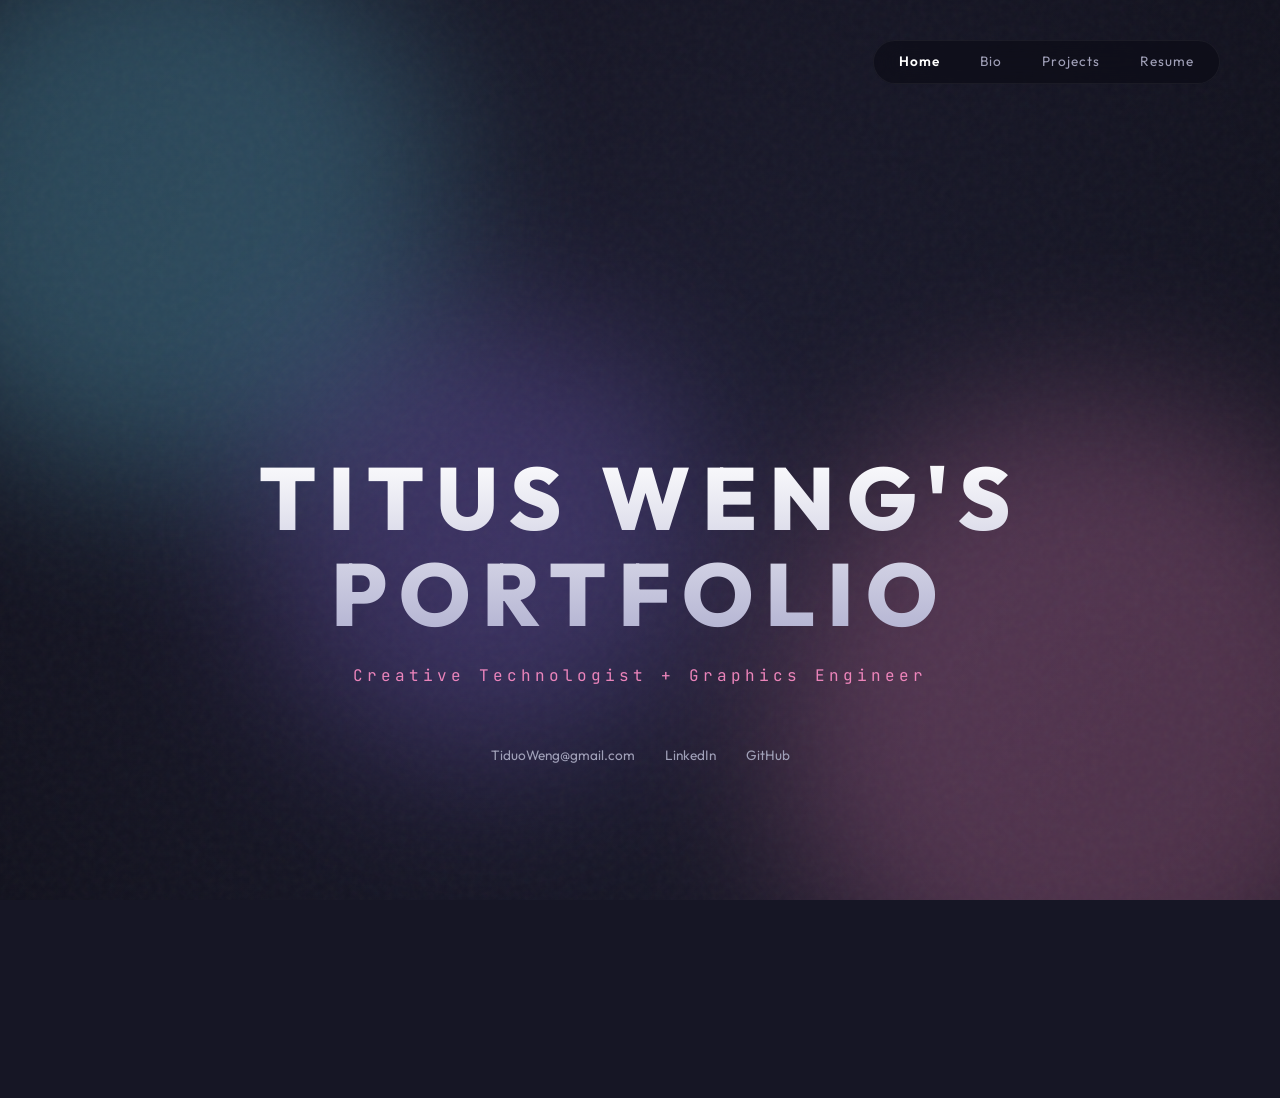
<file: index.html>
<!DOCTYPE html>
<html lang="en">
<head>
    <meta charset="utf-8" />
    <meta name="viewport" content="width=device-width, initial-scale=1, maximum-scale=1, user-scalable=no" />
    <title>Titus Weng | Portfolio</title>
    <link rel="stylesheet" href="styles.css" />
    <link rel="preconnect" href="https://fonts.googleapis.com">
    <link rel="preconnect" href="https://fonts.gstatic.com" crossorigin>
    <link href="https://fonts.googleapis.com/css2?family=Outfit:wght@200;400;600;800&family=JetBrains+Mono&display=swap" rel="stylesheet">
</head>
<body>

    <div class="mesh-container">
        <div class="blob blob-1"></div>
        <div class="blob blob-2"></div>
        <div class="blob blob-3"></div>
        <div class="noise-overlay"></div>
    </div>

    <nav class="top-nav">
        <div class="nav-links">
            <a href="/" class="nav-item active">Home</a>
            <a href="/bio" class="nav-item">Bio</a>
            <a href="/projects" class="nav-item">Projects</a>
            <a href="/resume" class="nav-item">Resume</a>
        </div>
    </nav>

    <main class="main-content">
        <section class="tab-content active">
            <div class="hero-center">
                <h1 class="main-name">TITUS WENG'S PORTFOLIO</h1>
                <p class="subtitle">Creative Technologist + Graphics Engineer</p>
                <div class="contact-links">
                    <a href="mailto:TiduoWeng@gmail.com">TiduoWeng@gmail.com</a>
                    <a href="https://linkedin.com/in/titus-weng" target="_blank">LinkedIn</a>
                    <a href="https://github.com/Skywalker174" target="_blank">GitHub</a>
                </div>
            </div>
        </section>
    </main>

</body>
</html>
</file>
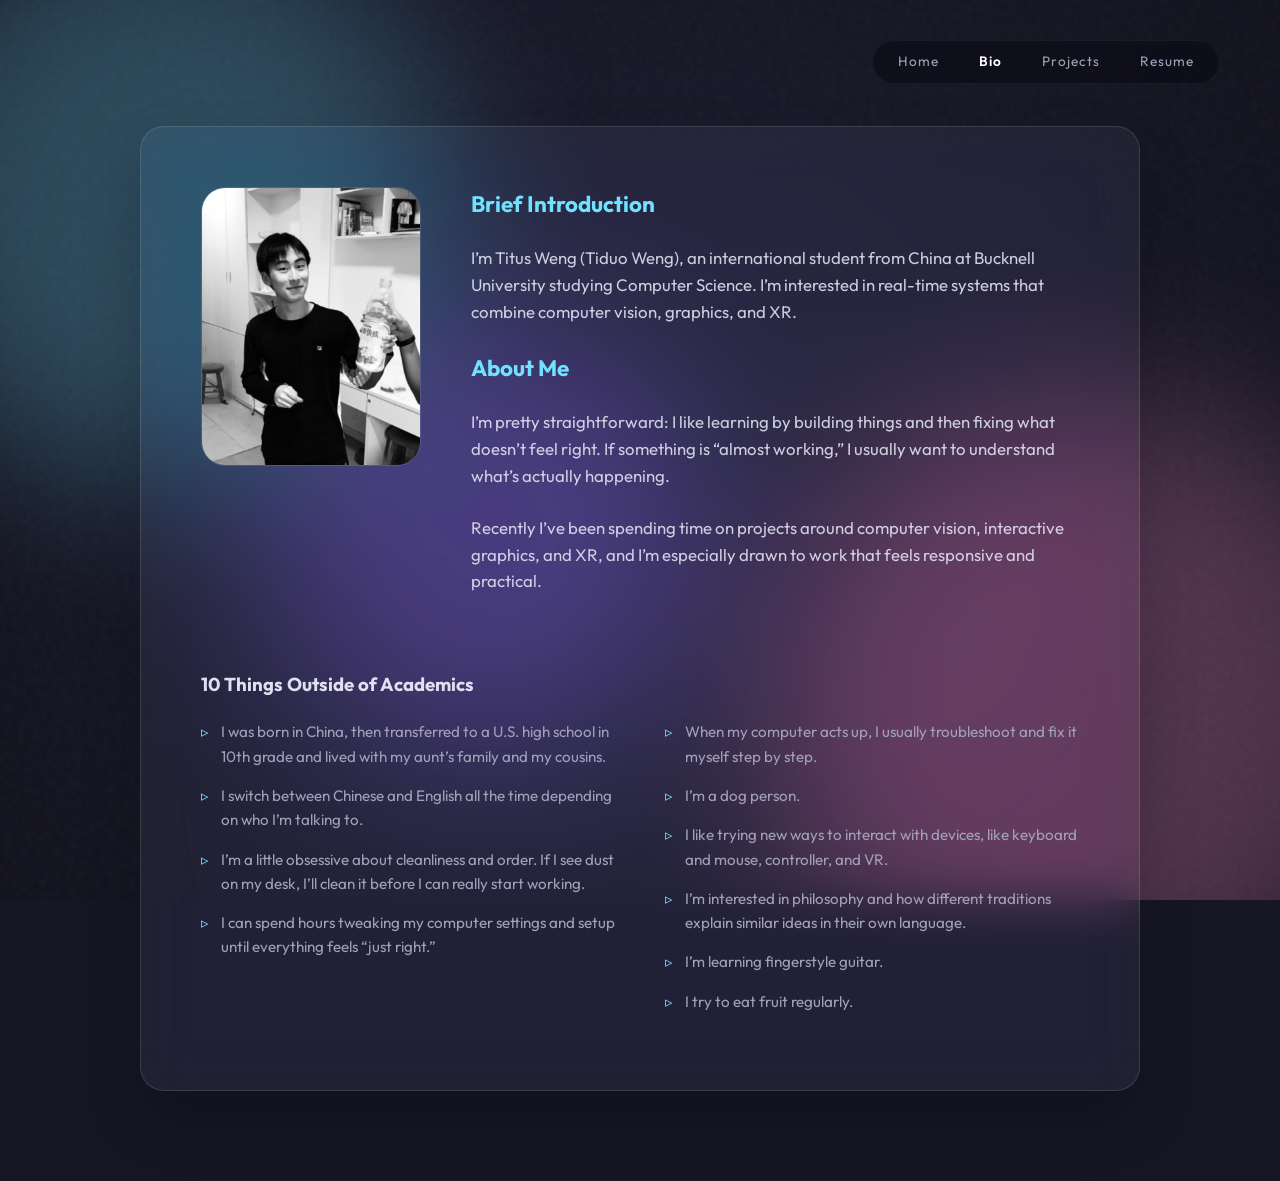
<file: bio/index.html>
<!DOCTYPE html>
<html lang="en">
<head>
    <meta charset="utf-8" />
    <meta name="viewport" content="width=device-width, initial-scale=1, maximum-scale=1, user-scalable=no" />
    <title>Bio | Titus Weng</title>
    <link rel="stylesheet" href="../styles.css" />
    <link rel="preconnect" href="https://fonts.googleapis.com">
    <link rel="preconnect" href="https://fonts.gstatic.com" crossorigin>
    <link href="https://fonts.googleapis.com/css2?family=Outfit:wght@200;400;600;800&family=JetBrains+Mono&display=swap" rel="stylesheet">
</head>
<body>

    <div class="mesh-container">
        <div class="blob blob-1"></div>
        <div class="blob blob-2"></div>
        <div class="blob blob-3"></div>
        <div class="noise-overlay"></div>
    </div>

    <nav class="top-nav">
        <div class="nav-links">
            <a href="../" class="nav-item">Home</a>
            <a href="../bio" class="nav-item active">Bio</a>
            <a href="../projects" class="nav-item">Projects</a>
            <a href="../resume" class="nav-item">Resume</a>
        </div>
    </nav>

    <main class="main-content">
        <section class="tab-content active" style="padding-top: 14vh; max-width: 1000px; margin: 0 auto;">
            <div class="section-inner glass-card">
                
                <div class="bio-layout">
                    <div class="bio-image-col">
                        <img src="../me.png" alt="Titus Weng" class="profile-pic">
                    </div>
                    <div class="bio-text-col">
                        <h3>Brief Introduction</h3>
                        <p>I’m Titus Weng (Tiduo Weng), an international student from China at Bucknell University studying Computer Science. I’m interested in real-time systems that combine computer vision, graphics, and XR.</p>
                        
                        <h3>About Me</h3>
                        <p>I’m pretty straightforward: I like learning by building things and then fixing what doesn’t feel right. If something is “almost working,” I usually want to understand what’s actually happening.</p>
                        <p>Recently I’ve been spending time on projects around computer vision, interactive graphics, and XR, and I’m especially drawn to work that feels responsive and practical.</p>
                    </div>
                </div>

                <div class="ten-things-section" style="margin-top: 40px;">
                    <h3 style="margin-bottom: 20px;">10 Things Outside of Academics</h3>
                    <ul class="fact-list">
                        <li>I was born in China, then transferred to a U.S. high school in 10th grade and lived with my aunt’s family and my cousins.</li>
                        <li>I switch between Chinese and English all the time depending on who I’m talking to.</li>
                        <li>I’m a little obsessive about cleanliness and order. If I see dust on my desk, I’ll clean it before I can really start working.</li>
                        <li>I can spend hours tweaking my computer settings and setup until everything feels “just right.”</li>
                        <li>When my computer acts up, I usually troubleshoot and fix it myself step by step.</li>
                        <li>I’m a dog person.</li>
                        <li>I like trying new ways to interact with devices, like keyboard and mouse, controller, and VR.</li>
                        <li>I’m interested in philosophy and how different traditions explain similar ideas in their own language.</li>
                        <li>I’m learning fingerstyle guitar.</li>
                        <li>I try to eat fruit regularly.</li>
                    </ul>
                </div>
                
            </div>
        </section>
    </main>

</body>
</html>
</file>
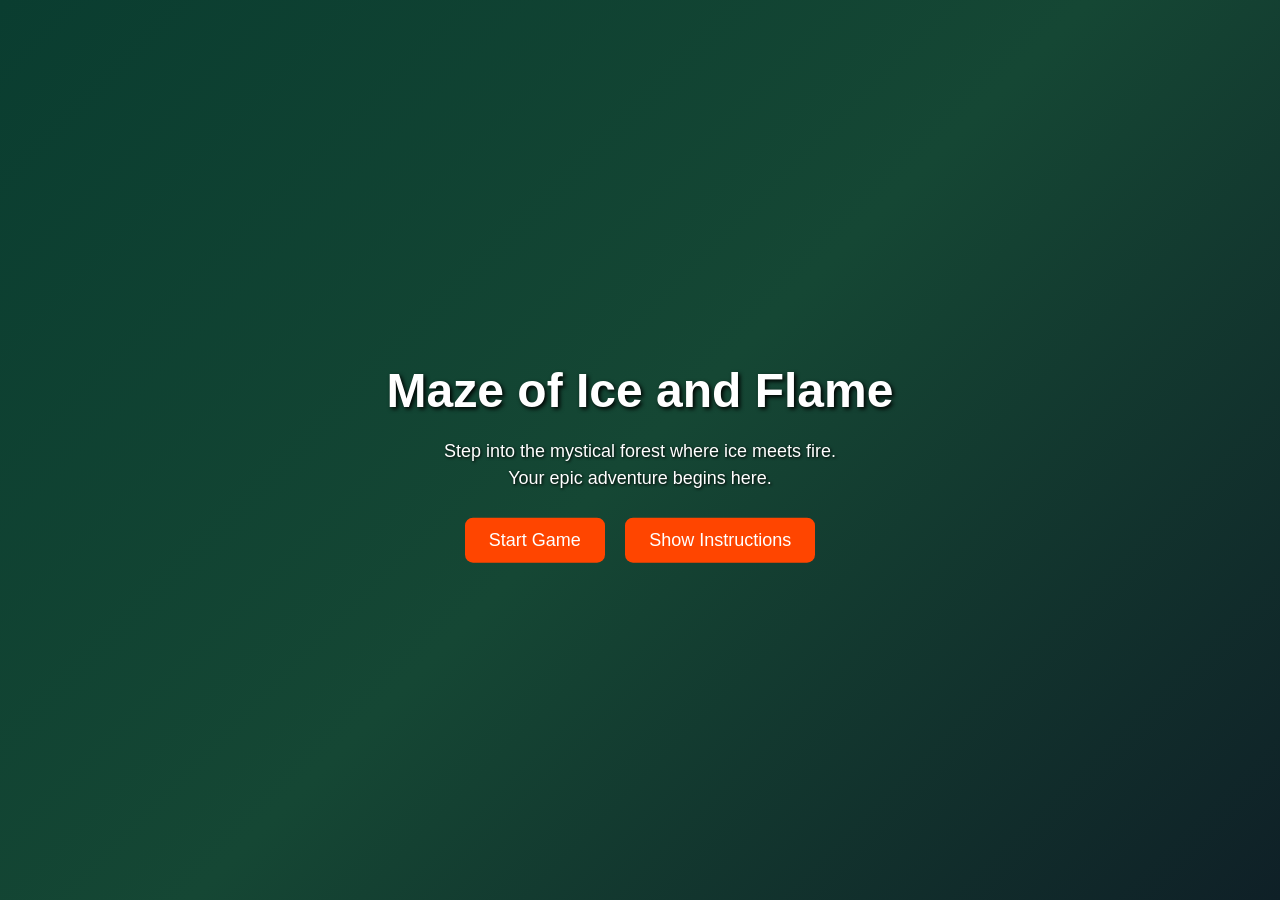
<file: FinalProject/index.html>
<!DOCTYPE html>
<html lang="en">
  <head>
    <title>Forest of Ice and Flame - Adventure Quest</title>
    <meta charset="UTF-8" />
    <meta name="viewport" content="width=device-width, initial-scale=1.0, maximum-scale=1.0, user-scalable=no" />
    <style>
      * {
        box-sizing: border-box;
      }

      body {
        margin: 0;
        padding: 0;
        font-family: Arial, sans-serif;
        background: linear-gradient(135deg, #0A3D30, #154734, #0F2027);
        overflow: hidden;
        display: flex;
        flex-direction: column;
        justify-content: center;
        align-items: center;
        width: 100vw;
        height: 100vh;
      }

      #renderCanvas {
        position: absolute;
        top: 0;
        left: 0;
        width: 100%;
        height: 100%;
        z-index: -1;
      }

      .menu-content {
        position: absolute;
        top: 50%;
        left: 50%;
        transform: translate(-50%, -50%); 
        z-index: 1;
        text-align: center;
        color: #FFF;
        padding: 20px;
        width: 90%;
        max-width: 600px;
        max-height: 90vh;
        overflow-y: auto;
      }

      h1 {
        font-size: 8vw;
        max-font-size: 48px;
        text-shadow: 2px 2px 4px #000;
        margin-bottom: 15px;
        line-height: 1.2;
      }

      p {
        font-size: 4.5vw;
        max-font-size: 18px;
        text-shadow: 1px 1px 3px #000;
        line-height: 1.5;
      }

      @media (min-width: 769px) {
        h1 { font-size: 48px; }
        p { font-size: 18px; }
      }

      button {
        font-size: 18px;
        padding: 12px 24px;
        margin: 8px;
        border: none;
        cursor: pointer;
        background-color: #FF4500;
        color: white;
        border-radius: 8px;
        transition: 0.3s;
        touch-action: manipulation;
      }

      button:hover {
        background-color: #E03E00;
      }

      #instructionOverlay {
        display: none;
        position: fixed;
        top: 50%;
        left: 50%;
        transform: translate(-50%, -50%);
        background: rgba(0, 0, 0, 0.9);
        color: #FFF;
        padding: 25px;
        border-radius: 12px;
        width: 85%;
        max-width: 500px;
        max-height: 80vh;
        overflow-y: auto;
        font-size: 16px;
        text-align: left;
        border: 1px solid rgba(255, 255, 255, 0.1);
        z-index: 10;
      }

      #instructionOverlay h2 {
        margin-top: 0;
        font-size: 22px;
        color: #FF4500;
      }

      #instructionOverlay ul {
        padding-left: 20px;
        margin-bottom: 20px;
      }

      #instructionOverlay li {
        margin-bottom: 10px;
        line-height: 1.4;
      }

      /* On-screen Mobile Virtual Controller Styles */
      .mobile-controls {
        display: none;
        position: fixed;
        bottom: 25px;
        left: 0;
        width: 100%;
        padding: 0 30px;
        justify-content: space-between;
        align-items: center;
        z-index: 5;
        pointer-events: none;
      }

      .dpad-group, .action-group {
        display: flex;
        gap: 12px;
        pointer-events: auto;
      }

      .ctrl-btn {
        width: 60px;
        height: 60px;
        background: rgba(255, 255, 255, 0.15);
        backdrop-filter: blur(5px);
        -webkit-backdrop-filter: blur(5px);
        border: 2px solid rgba(255, 255, 255, 0.3);
        border-radius: 50%;
        color: white;
        font-size: 24px;
        font-weight: bold;
        display: flex;
        align-items: center;
        justify-content: center;
        user-select: none;
        -webkit-user-select: none;
        touch-action: none;
        margin: 0;
        padding: 0;
      }

      .ctrl-btn:active {
        background: rgba(255, 69, 0, 0.6);
        border-color: #FF4500;
        transform: scale(0.92);
      }

      /* Activate the custom layout system for mobile viewports */
      @media (max-pointer: coarse) {
        .mobile-controls {
          display: flex;
        }
      }
    </style>
  </head>
  <body>
    <canvas id="renderCanvas"></canvas>
    
    <div class="menu-content" id="mainMenu">
      <h1>Maze of Ice and Flame</h1>
      <p>
        Step into the mystical forest where ice meets fire.<br>
        Your epic adventure begins here.
      </p>
      <button id="startGameButton">Start Game</button>
      <button id="toggleInstructionsButton">Show Instructions</button>
      
      <div id="instructionOverlay">
        <h2>Game Instructions</h2>
        <p>
          Welcome to Maze of Ice and Flame – a 2D adventure where only the right moves ensure your survival and victory.
        </p>
        <ul>
          <li><strong>Movement:</strong> Use <em>A/D</em> (or Left/Right Arrow keys / On-Screen D-Pad) to move horizontally.</li>
          <li><strong>Jumping:</strong> Press the <em>W</em> key, <em>Up Arrow</em>, or the On-Screen jump button to leap.</li>
          <li><strong>Dangerous Regions:</strong> Each hero has its own dangerous region. Stepping into the hazard zone of the wrong character results in death.</li>
          <li><strong>Switches:</strong> Some mechanisms must be triggered by a specific hero elemental type to progress.</li>
          <li><strong>Star Collection:</strong> Accumulate stars hidden throughout the maze structures to boost your ranking score.</li>
        </ul>
        <button id="closeInstructionsButton" style="width: 100%; margin: 0;">Close</button>
      </div>      
    </div>

    <div class="mobile-controls" id="touchUI" style="display: none;">
      <div class="dpad-group">
        <div class="ctrl-btn" id="btn-left">←</div>
        <div class="ctrl-btn" id="btn-right">→</div>
      </div>
      <div class="action-group">
        <div class="ctrl-btn" id="btn-up">↑</div>
      </div>
    </div>

    <script type="module" src="/FinalProject/Final Project/menu.js"></script>
    <script>
      // Setup structural toggle control interface for Instructions Overlays
      const menu = document.getElementById('mainMenu');
      const startBtn = document.getElementById('startGameButton');
      const touchUI = document.getElementById('touchUI');

      startBtn.addEventListener('click', () => {
        menu.style.display = 'none';
        // Display touch inputs on mobile form factors following menu exit
        if (window.matchMedia("(pointer: coarse)").matches) {
          touchUI.style.display = 'flex';
        }
      });

      // Simple implementation hook to trace dynamic virtual input values
      const keys = { w: false, a: false, d: false };
      
      function bindTouchElement(elementId, targetKey) {
        const element = document.getElementById(elementId);
        if(!element) return;
        
        const setKey = (state) => {
          keys[targetKey] = state;
          // Global dispatch hook matching keyboard events for backend scripts
          const eventType = state ? 'keydown' : 'keyup';
          const keyCode = targetKey === 'w' ? 'KeyW' : targetKey === 'a' ? 'KeyA' : 'KeyD';
          window.dispatchEvent(new KeyboardEvent(eventType, { code: keyCode, key: targetKey }));
        };

        element.addEventListener('touchstart', (e) => { e.preventDefault(); setKey(true); });
        element.addEventListener('touchend', (e) => { e.preventDefault(); setKey(false); });
      }

      bindTouchElement('btn-left', 'a');
      bindTouchElement('btn-right', 'd');
      bindTouchElement('btn-up', 'w');
    </script>
  </body>
</html>
</file>
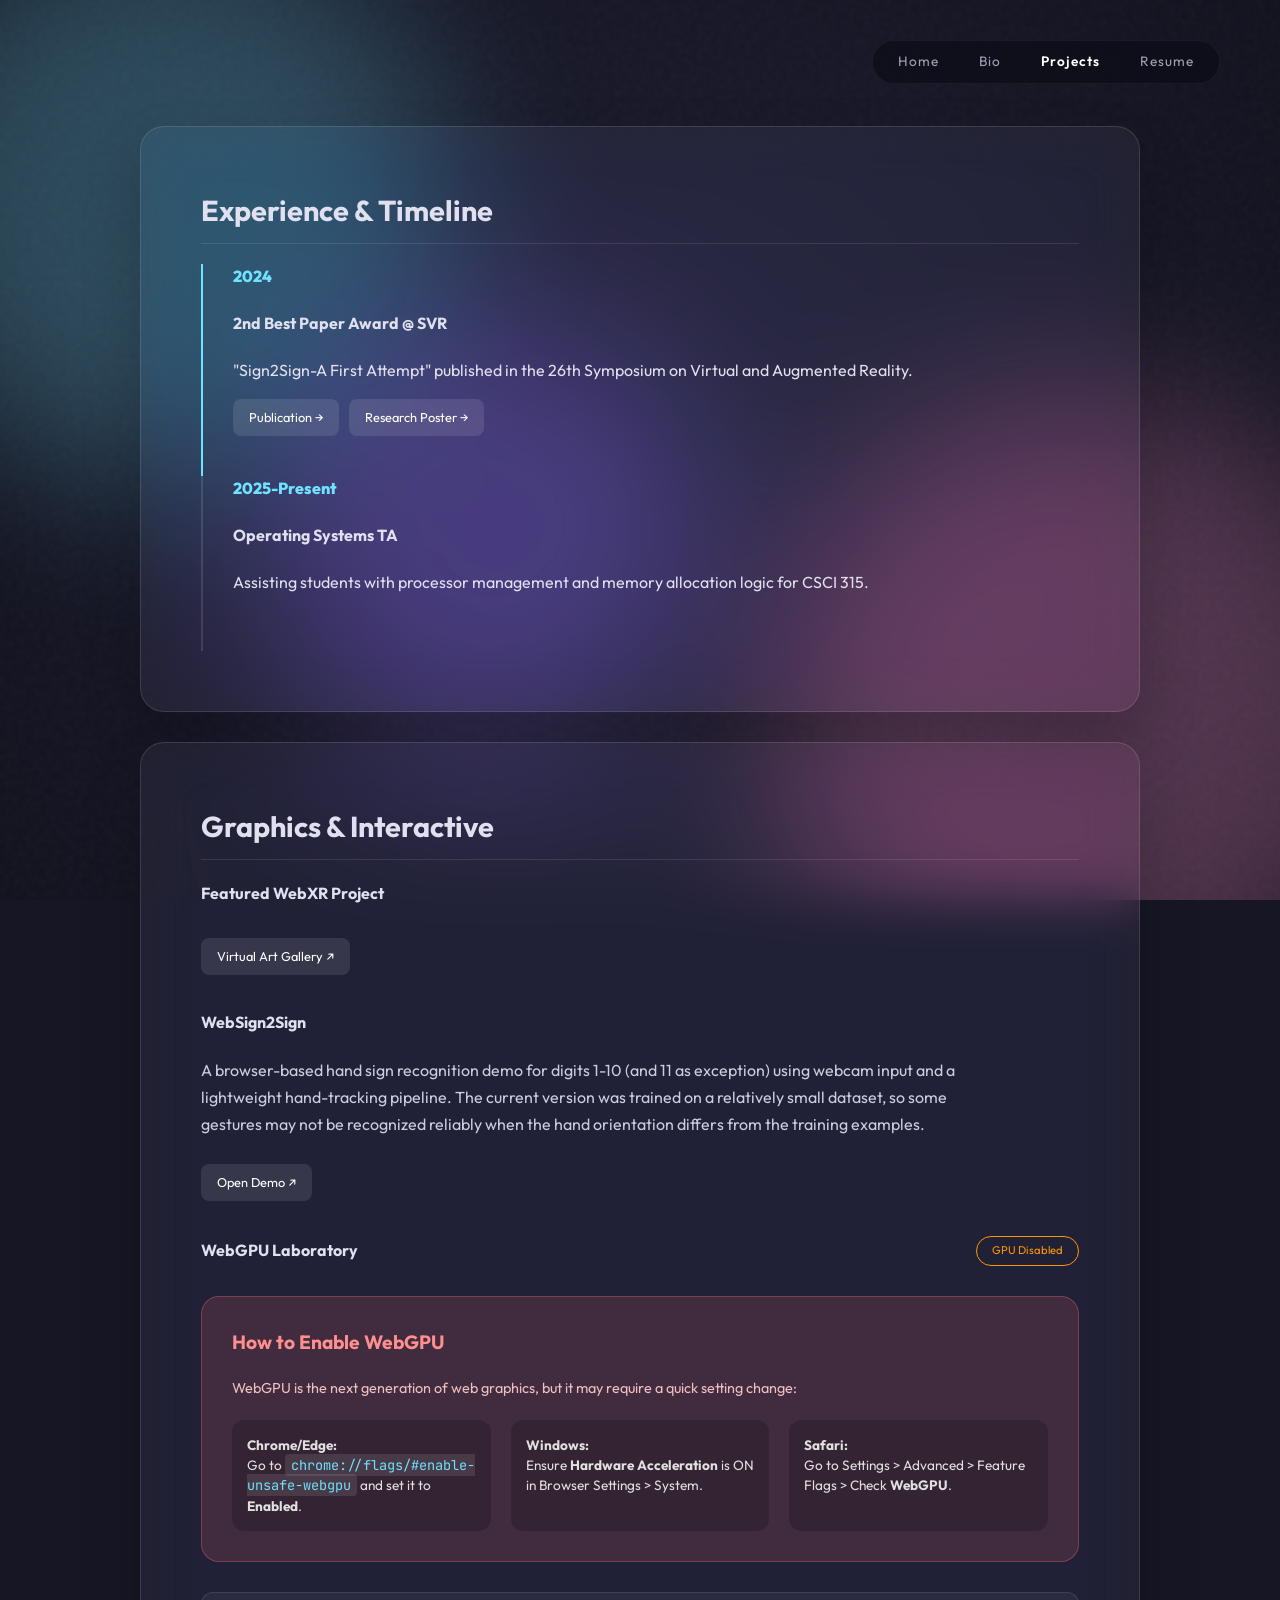
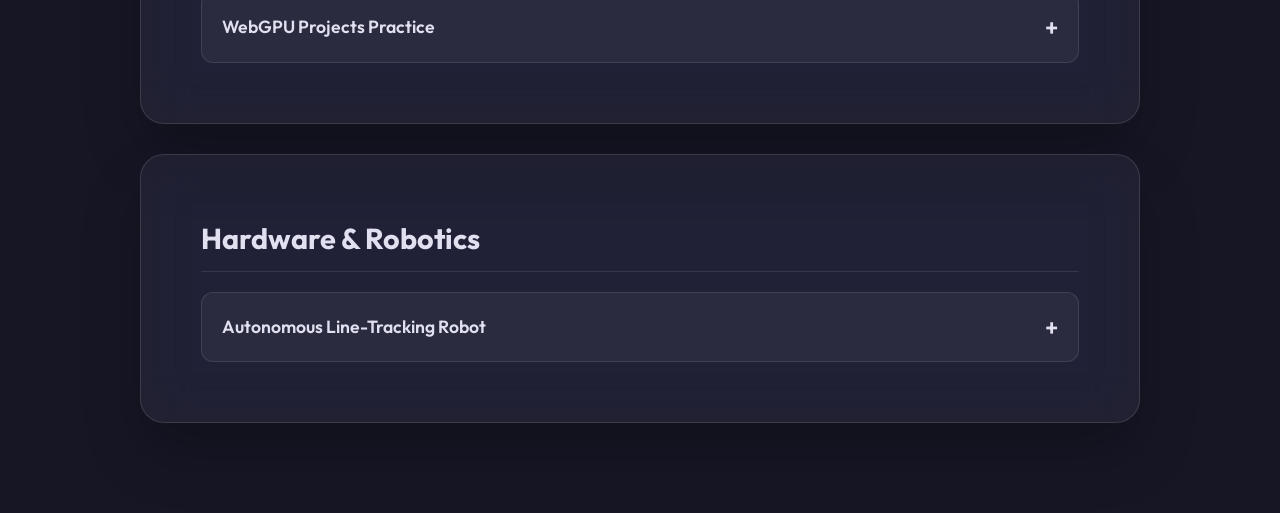
<file: projects/index.html>
<!DOCTYPE html>
<html lang="en">
<head>
    <meta charset="utf-8" />
    <meta name="viewport" content="width=device-width, initial-scale=1, maximum-scale=1, user-scalable=no" />
    <title>Projects | Titus Weng</title>
    <link rel="stylesheet" href="../styles.css" />
    <link rel="preconnect" href="https://fonts.googleapis.com">
    <link rel="preconnect" href="https://fonts.gstatic.com" crossorigin>
    <link href="https://fonts.googleapis.com/css2?family=Outfit:wght@200;400;600;800&family=JetBrains+Mono&display=swap" rel="stylesheet">

    <style>
        /* Mobile-first Project Page Specific Adjustments */
        .video-container {
            width: 100%;
            border-radius: 12px;
            overflow: hidden;
            margin-top: 15px;
            background: #000;
        }

        .video-container video {
            width: 100%;
            display: block;
        }

        .collapse-box {
            background: rgba(255, 255, 255, 0.05);
            border-radius: 12px;
            padding: 15px 20px;
            margin-top: 20px;
            border: 1px solid rgba(255, 255, 255, 0.1);
        }

        .collapse-box summary {
            font-size: 1.1rem;
            font-weight: 600;
            cursor: pointer;
            list-style: none;
            display: flex;
            justify-content: space-between;
            align-items: center;
        }

        .collapse-box summary::-webkit-details-marker {
            display: none;
        }

        .collapse-box summary::after {
            content: '+';
            font-size: 1.5rem;
            transition: transform 0.3s ease;
        }

        .collapse-box[open] summary::after {
            content: '-';
        }

        .section-title {
            margin-top: 0;
            margin-bottom: 20px;
            font-size: 1.8rem;
            border-bottom: 1px solid rgba(255,255,255,0.1);
            padding-bottom: 10px;
        }

        .project-description {
            max-width: 800px;
            line-height: 1.7;
            opacity: 0.9;
            margin-top: 12px;
        }

        .project-block {
            margin-bottom: 35px;
        }

        /* Fixed structural flex container for the WebGPU tracking panel */
        .project-header {
            display: flex;
            flex-direction: column;
            gap: 10px;
            align-items: flex-start;
            margin-top: 25px;
            margin-bottom: 15px;
        }

        @media (min-width: 480px) {
            .project-header {
                flex-direction: row;
                justify-content: space-between;
                align-items: center;
            }
        }

        /* Additional status pill colors matching our design layout system */
        .status-pill.warning {
            color: #ff9800;
            border-color: #ff9800;
        }
    </style>
</head>

<body>

    <div class="mesh-container">
        <div class="blob blob-1"></div>
        <div class="blob blob-2"></div>
        <div class="blob blob-3"></div>
        <div class="noise-overlay"></div>
    </div>

    <nav class="top-nav">
        <div class="nav-links">
            <a href="../" class="nav-item">Home</a>
            <a href="../bio" class="nav-item">Bio</a>
            <a href="../projects" class="nav-item active">Projects</a>
            <a href="../resume" class="nav-item">Resume</a>
        </div>
    </nav>

    <main class="main-content">
        <section class="tab-content active" style="padding-top: 14vh; max-width: 1000px; margin: 0 auto;">

            <div class="section-inner glass-card" style="margin-bottom: 30px;">
                <h2 class="section-title">Experience & Timeline</h2>
                <div class="timeline-container">
                    <div class="timeline-item highlight">
                        <div class="t-year">2024</div>
                        <div class="t-content">
                            <h4>2nd Best Paper Award @ SVR</h4>
                            <p>
                                "Sign2Sign-A First Attempt" published in the
                                26th Symposium on Virtual and Augmented Reality.
                            </p>
                            <div class="btn-group">
                                <a href="https://sol.sbc.org.br/index.php/svr_estendido/article/view/30447"
                                   target="_blank"
                                   class="t-link">
                                    Publication →
                                </a>
                                <a href="../Sign2Signproject.pdf"
                                   target="_blank"
                                   class="t-link poster-btn">
                                    Research Poster →
                                </a>
                            </div>
                        </div>
                    </div>

                    <div class="timeline-item">
                        <div class="t-year">2025-Present</div>
                        <div class="t-content">
                            <h4>Operating Systems TA</h4>
                            <p>
                                Assisting students with processor management and
                                memory allocation logic for CSCI 315.
                            </p>
                        </div>
                    </div>
                </div>
            </div>

            <div class="section-inner glass-card" style="margin-bottom: 30px;">
                <h2 class="section-title">Graphics & Interactive</h2>

                <div class="project-block">
                    <h4>Featured WebXR Project</h4>
                    <a href="https://virtualartgalleryv2.web.app/"
                       target="_blank"
                       class="t-link"
                       style="display:inline-block; margin-top: 10px;">
                        Virtual Art Gallery ↗
                    </a>
                </div>

                <div class="project-block">
                    <h4>WebSign2Sign</h4>
                    <p class="project-description">
                        A browser-based hand sign recognition demo for digits 1-10 (and 11 as exception)
                        using webcam input and a lightweight hand-tracking pipeline.
                        The current version was trained on a relatively small dataset,
                        so some gestures may not be recognized reliably when the hand
                        orientation differs from the training examples.
                    </p>
                    <a href="https://websign2sign.web.app/"
                       target="_blank"
                       class="t-link"
                       style="display:inline-block; margin-top: 10px;">
                        Open Demo ↗
                    </a>
                </div>

                <div class="project-header">
                    <h4 style="margin: 0;">WebGPU Laboratory</h4>
                    <div id="gpu-pill" class="status-pill">Checking GPU...</div>
                </div>

                <div id="gpu-instructions" class="gpu-guide" style="display:none;">
                    <h3>How to Enable WebGPU</h3>
                    <p>
                        WebGPU is the next generation of web graphics,
                        but it may require a quick setting change:
                    </p>
                    <div class="guide-steps">
                        <div class="step">
                            <strong>Chrome/Edge:</strong><br>
                            Go to <code>chrome://flags/#enable-unsafe-webgpu</code> and set it to <b>Enabled</b>.
                        </div>
                        <div class="step">
                            <strong>Windows:</strong><br>
                            Ensure <b>Hardware Acceleration</b> is ON in Browser Settings > System.
                        </div>
                        <div class="step">
                            <strong>Safari:</strong><br>
                            Go to Settings > Advanced > Feature Flags > Check <b>WebGPU</b>.
                        </div>
                    </div>
                </div>

                <details class="collapse-box">
                    <summary>WebGPU Projects Practice</summary>
                    <div class="project-grid" style="margin-top: 20px;">
                        <a href="../quest1/index.html">Quest 01: 2D Static</a>
                        <a href="../quest2/quest2.html">Quest 02: Animated</a>
                        <a href="../quest3/quest3.html">Quest 03: Interactive</a>
                        <a href="../quest4/quest4.html">Quest 04: Particles</a>
                        <a href="../quest5/quest5.html">Quest 05: Deformation</a>
                        <a href="../quest6/quest6.html">Quest 06: 3D Mesh</a>
                        <a href="../quest7/quest7.html">Quest 07: Volumetric</a>
                        <a href="../quest8/quest8.html">Quest 08: Ray Tracing</a>
                        <a href="../quest9/quest9.html">Quest 09: Shading</a>
                        <a href="../quest10/quest10.html">Quest 10: Acceleration</a>
                        <a href="../FinalProject/">WebgpuGamePractice</a>
                    </div>
                </details>
            </div>

            <div class="section-inner glass-card">
                <h2 class="section-title">Hardware & Robotics</h2>
                <details class="collapse-box">
                    <summary>Autonomous Line-Tracking Robot</summary>
                    <div class="t-content" style="margin-top: 15px;">
                        <p>
                            Designed and programmed a robotic car capable of
                            autonomous line-following and precise stopping
                            at designated positions.
                        </p>
                        <div class="video-container">
                            <video controls preload="metadata">
                                <source src="../cart.mp4" type="video/mp4">
                                Your browser does not support the video tag.
                            </video>
                        </div>
                    </div>
                </details>
            </div>

        </section>
    </main>

    <script>
        async function checkWebGPU() {
            const pill = document.getElementById('gpu-pill');
            const instructions = document.getElementById('gpu-instructions');

            if (!navigator.gpu) {
                pill.textContent = "Hardware Incompatible";
                pill.classList.add('error');
                instructions.style.display = "block";
                return;
            }

            const adapter = await navigator.gpu.requestAdapter();

            if (!adapter) {
                pill.textContent = "GPU Disabled";
                pill.classList.add('warning');
                instructions.style.display = "block";
            } else {
                pill.textContent = "WebGPU Ready";
                pill.classList.add('ready');
            }
        }
        checkWebGPU();
    </script>

</body>
</html>
</file>
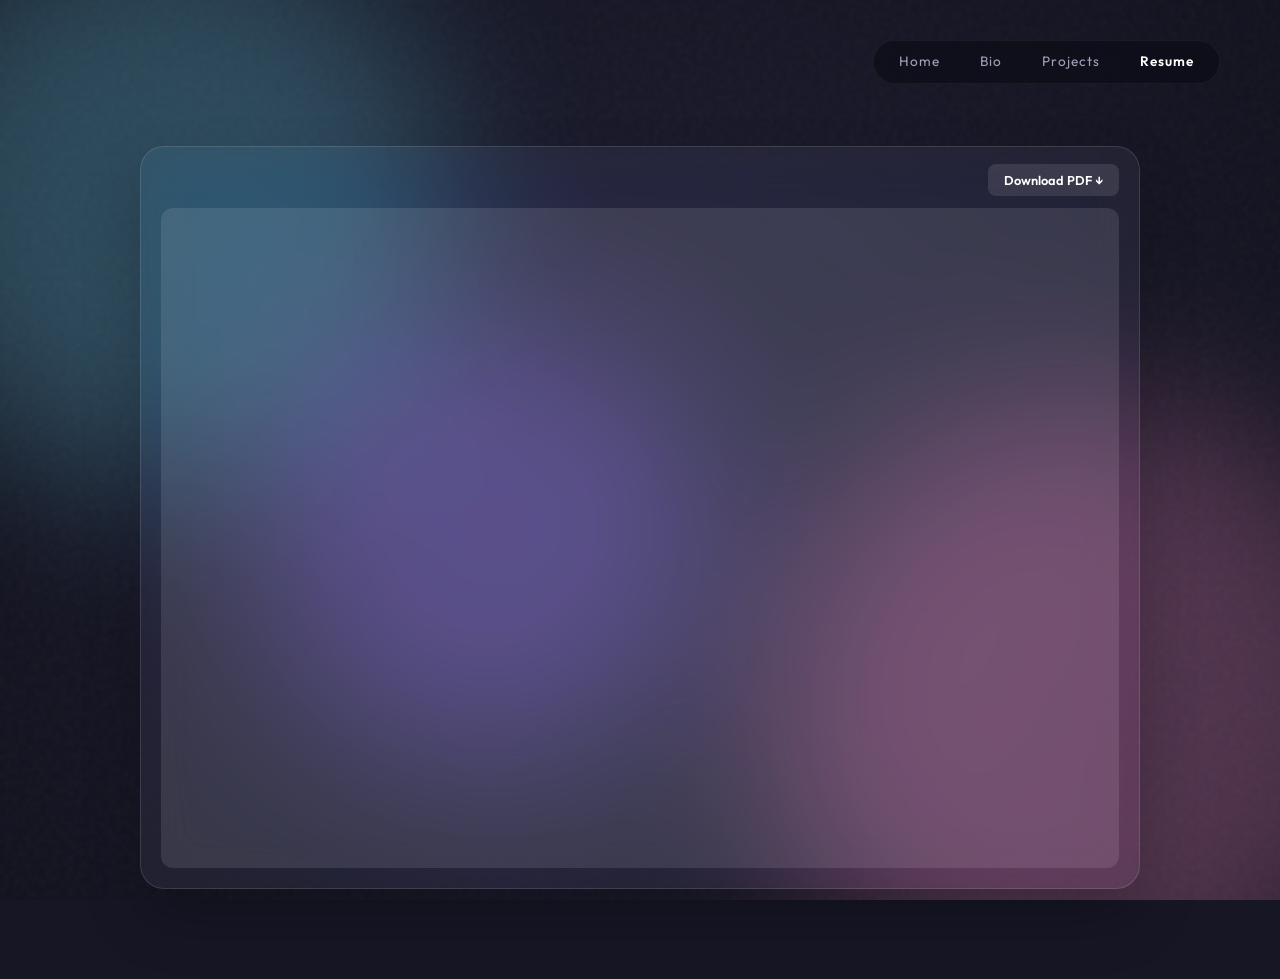
<file: resume/index.html>
<!DOCTYPE html>
<html lang="en">
<head>
    <meta charset="utf-8" />
    <meta name="viewport" content="width=device-width, initial-scale=1, maximum-scale=1, user-scalable=no" />
    <title>Resume | Titus Weng</title>
    <link rel="stylesheet" href="../styles.css" />
    <link rel="preconnect" href="https://fonts.googleapis.com">
    <link rel="preconnect" href="https://fonts.gstatic.com" crossorigin>
    <link href="https://fonts.googleapis.com/css2?family=Outfit:wght@200;400;600;800&family=JetBrains+Mono&display=swap" rel="stylesheet">
    <style>
        .resume-container {
            min-height: calc(100vh - 160px);
            margin-top: 20px;
            display: flex;
            flex-direction: column;
            padding: 20px;
        }
        .resume-viewer {
            flex-grow: 1;
            width: 100%;
            height: calc(100vh - 240px);
            border: none;
            border-radius: 12px;
            background: rgba(255, 255, 255, 0.1);
        }
        .download-bar {
            margin-bottom: 15px;
            text-align: right;
        }
        @media (max-width: 768px) {
            .resume-container {
                min-height: auto;
                height: auto;
                margin-top: 10px;
                padding: 15px;
            }
            .resume-viewer {
                height: 70vh;
                min-height: 500px;
            }
            .download-bar {
                text-align: center;
                margin-bottom: 15px;
            }
            .download-bar .t-link {
                display: block;
                width: 100%;
                padding: 12px;
                font-size: 1rem;
            }
        }
    </style>
</head>
<body>

    <div class="mesh-container">
        <div class="blob blob-1"></div>
        <div class="blob blob-2"></div>
        <div class="blob blob-3"></div>
        <div class="noise-overlay"></div>
    </div>

    <nav class="top-nav">
        <div class="nav-links">
            <a href="../" class="nav-item">Home</a>
            <a href="../bio" class="nav-item">Bio</a>
            <a href="../projects" class="nav-item">Projects</a>
            <a href="../resume" class="nav-item active">Resume</a>
        </div>
    </nav>

    <main class="main-content">
        <section class="tab-content active" style="padding-top: 14vh; max-width: 1000px; margin: 0 auto; width: 100%;">
            <div class="section-inner glass-card resume-container">
                <div class="download-bar">
                    <a href="../resume.pdf" download class="t-link" style="font-weight: 600; text-decoration: none;">
                        Download PDF ↓
                    </a>
                </div>
                
                <iframe 
                    src="../resume.pdf#view=FitH" 
                    class="resume-viewer"
                    title="Titus Weng Resume">
                    <p>Your browser does not support PDFs. 
                       <a href="../resume.pdf">Download instead</a>.
                    </p>
                </iframe>
            </div>
        </section>
    </main>

</body>
</html>
</file>
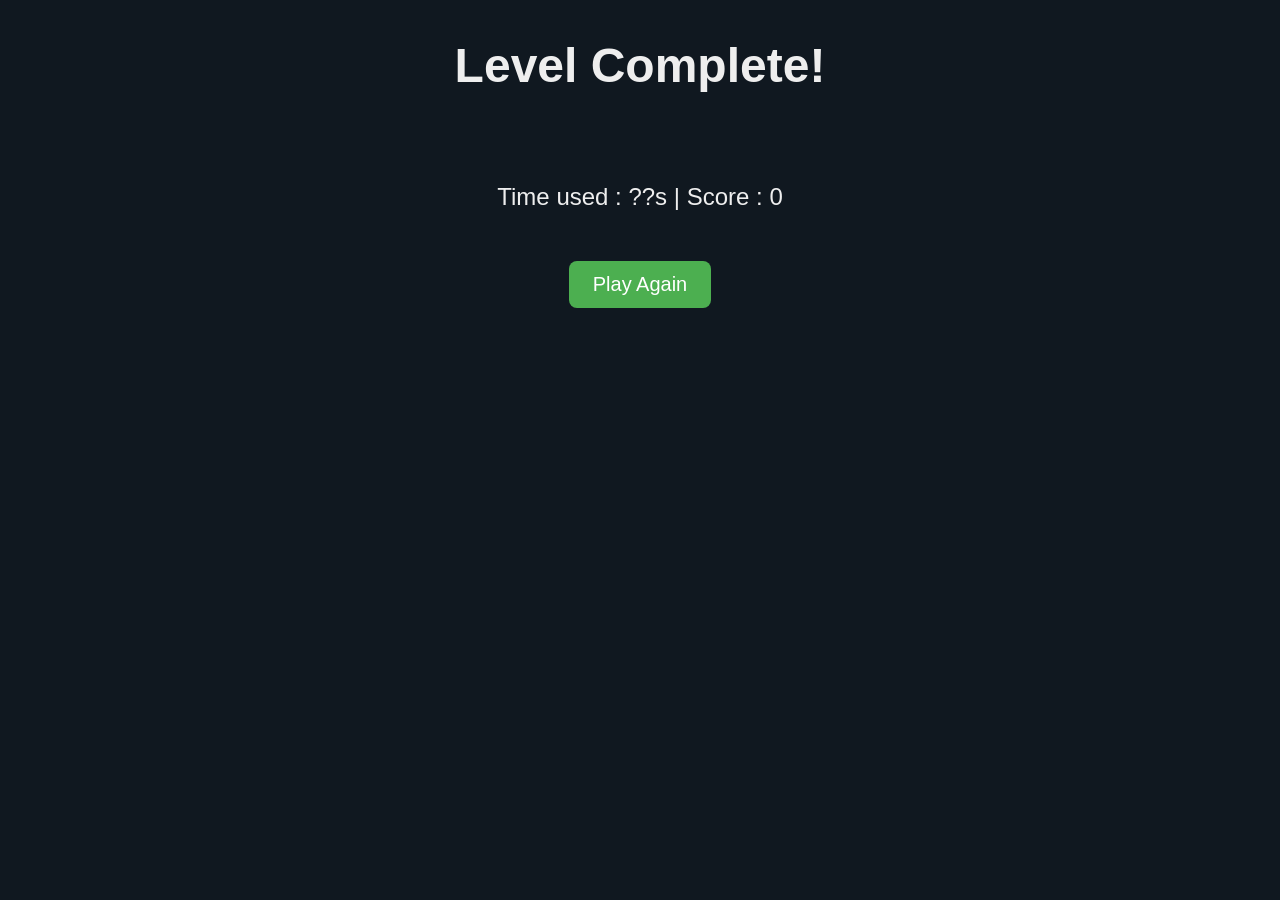
<file: FinalProject/Final Project/finish.html>
<!DOCTYPE html><html><head>
    <meta charset="utf-8"><title>Level Complete</title>
    <style>
     body{margin:0;display:flex;flex-direction:column;align-items:center;
          justify-content:center;gap:24px;font:24px/1.4 Arial;background:#101820;
          color:#eee}
     button{padding:12px 24px;font-size:20px;border-radius:8px;border:none;
            background:#4caf50;color:#fff;cursor:pointer}
    </style></head><body>
    <h1>Level Complete!</h1>
    <p id="stats"></p>
    <button onclick="location.href='game.html'">Play Again</button>
    
    <script>
     const qs   = new URLSearchParams(location.search);
     const time = qs.get('time')  ?? '??';
     const score= qs.get('score') ?? '0';
     document.getElementById('stats').textContent =
       `Time used : ${time}s   |   Score : ${score}`;
    </script>
    </body></html>
</file>
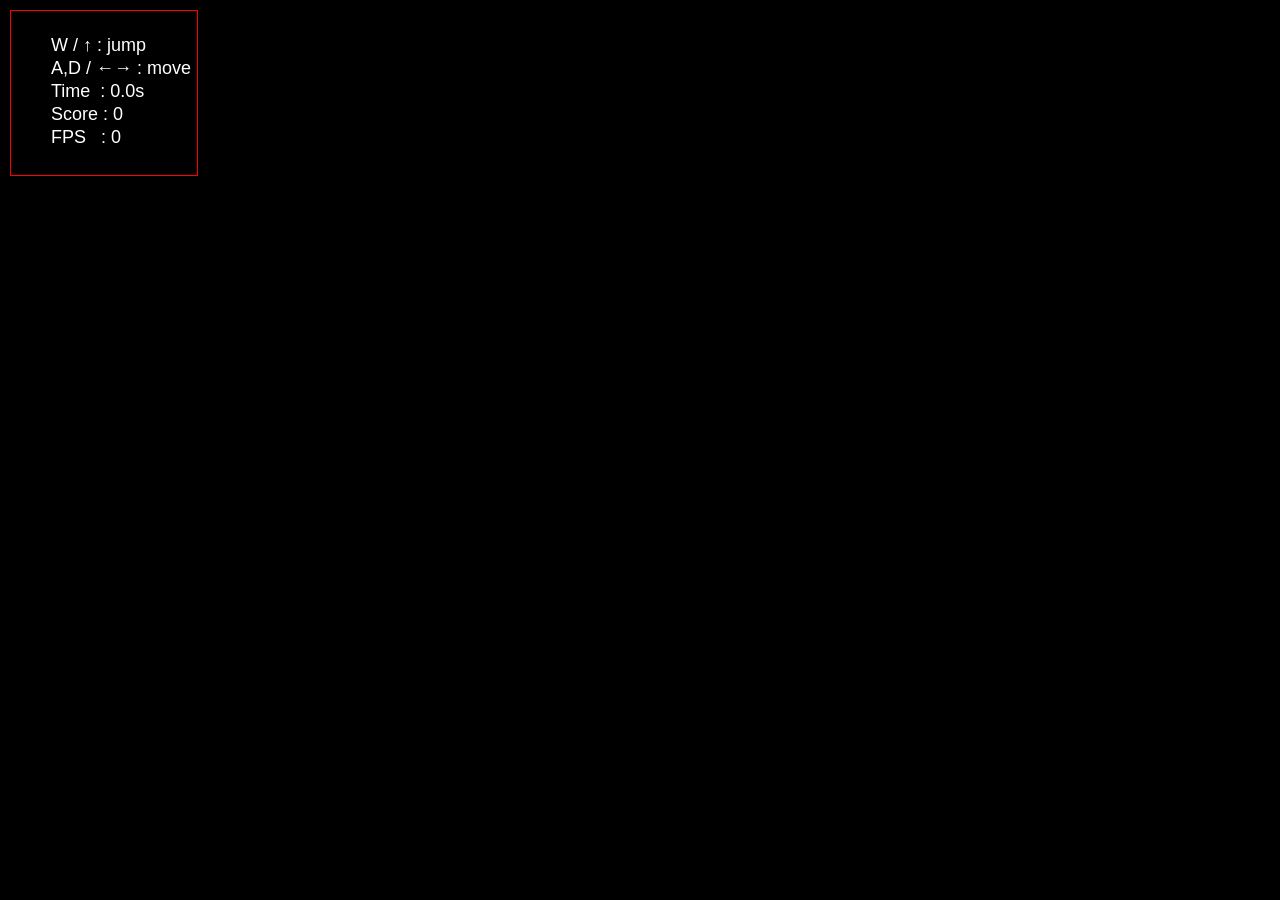
<file: FinalProject/Final Project/game.html>
<!DOCTYPE html>
<html>
  <head>
    <title>Maze of Ice and Flame - Game Scene</title>
    <meta charset="UTF-8" />
    <meta name="viewport" content="width=device-width, initial-scale=1.0" />
    <style>
      html, body {
        margin: 0;
        padding: 0;
        width: 100%;
        height: 100%;
        overflow: hidden;
        background: #000;
      }
      #gameCanvas {
        display: block;
        width: 100%;
        height: 100%;
      }
    </style>
  </head>
  <body>
    <canvas id="gameCanvas"></canvas>
    <script type="module" src="game.js"></script>
  </body>
</html>
</file>
<file: styles.css>
:root {
    --bg-dark: #161625; 
    --bg-gradient: radial-gradient(circle at center, #1c1c30 0%, #11111d 100%);
    --accent-blue: #70e2ff; 
    --accent-pink: #ff8ec7; 
    --accent-purple: #9d7aff;
    --text-main: #e0e0f0;
    --text-dim: #a0a0b8;
    --glass-white: rgba(255, 255, 255, 0.05);
    --glass-border: rgba(255, 255, 255, 0.12);
    --warn-red: rgba(255, 112, 112, 0.15);
}

* {
    box-sizing: border-box;
}

body {
    margin: 0; 
    padding: 0; 
    color: var(--text-main);
    font-family: 'Outfit', sans-serif;
    background-color: var(--bg-dark);
    overflow-x: hidden;
    line-height: 1.6;
    width: 100%;
}

.mesh-container {
    position: fixed; 
    top: 0; 
    left: 0; 
    width: 100vw; 
    height: 100vh;
    z-index: -1; 
    overflow: hidden; 
    background: var(--bg-gradient);
}

.noise-overlay {
    position: absolute; 
    width: 100%; 
    height: 100%;
    background-image: url("data:image/svg+xml,%3Csvg viewBox='0 0 200 200' xmlns='http://www.w3.org/2000/svg'%3e%3cfilter id='noiseFilter'%3e%3cfeTurbulence type='fractalNoise' baseFrequency='0.65' numOctaves='3' stitchTiles='stitch'/%3e%3c/filter%3e%3crect width='100%25' height='100%25' filter='url(%23noiseFilter)'/%3e%3c/svg%3e");
    opacity: 0.04; 
    pointer-events: none;
}

.blob {
    position: absolute; 
    border-radius: 50%; 
    filter: blur(80px); 
    opacity: 0.25;
    animation: float 25s infinite alternate ease-in-out;
}

.blob-1 { width: 45vw; height: 45vw; background: var(--accent-blue); top: -10%; left: -10%; }
.blob-2 { width: 50vw; height: 50vw; background: var(--accent-pink); bottom: -15%; right: -10%; animation-delay: -7s; }
.blob-3 { width: 35vw; height: 35vw; background: var(--accent-purple); top: 35%; left: 20%; animation-duration: 30s; }

@keyframes float {
    from { transform: translate(0, 0) scale(1); }
    to { transform: translate(40px, 30px) scale(1.03); }
}

.main-content {
    width: 100%;
    padding: 0 20px;
}

.tab-content { 
    display: none; 
    padding-top: 12vh; 
    padding-bottom: 10vh; 
}

.tab-content.active { 
    display: block; 
    animation: fadeIn 0.8s cubic-bezier(0.2, 0.8, 0.2, 1); 
}

.section-inner { 
    max-width: 1000px; 
    margin: 0 auto; 
    width: 100%; 
}

.glass-card {
    background: var(--glass-white);
    backdrop-filter: blur(25px) saturate(150%);
    -webkit-backdrop-filter: blur(25px) saturate(150%);
    border: 1px solid var(--glass-border);
    border-radius: 24px;
    padding: 40px 25px;
    box-shadow: 0 30px 60px rgba(0,0,0,0.2);
}

.top-nav { 
    position: fixed; 
    top: 25px; 
    right: 5%; 
    left: 5%;
    z-index: 100; 
    display: flex;
    justify-content: center;
}

.nav-links { 
    display: flex; 
    gap: 12px; 
    background: rgba(10, 10, 20, 0.6); 
    padding: 8px 16px; 
    border-radius: 50px; 
    backdrop-filter: blur(15px); 
    -webkit-backdrop-filter: blur(15px);
    border: 1px solid rgba(255, 255, 255, 0.05);
    width: 100%;
    max-width: 400px;
    justify-content: space-around;
}

.nav-item { 
    text-decoration: none; 
    color: var(--text-dim); 
    font-size: 0.85rem; 
    transition: 0.3s; 
    letter-spacing: 1px; 
}

.nav-item.active, .nav-item:hover { 
    color: white; 
    opacity: 1; 
    font-weight: 600; 
}

.hero-center { 
    min-height: 100vh; 
    display: flex; 
    flex-direction: column; 
    align-items: center; 
    justify-content: center; 
    text-align: center;
    padding-top: 100px;
}

.main-name { 
    font-size: 10vw;
    max-font-size: 5.5rem;
    letter-spacing: 4px; 
    font-weight: 800; 
    margin: 0; 
    line-height: 1.1;
    background: linear-gradient(to bottom, #fff, #b0b0d0);
    -webkit-background-clip: text; 
    -webkit-text-fill-color: transparent;
    width: 100%;
    word-wrap: break-word;
}

.subtitle { 
    font-family: 'JetBrains Mono', monospace; 
    color: var(--accent-pink); 
    letter-spacing: 2px; 
    margin-top: 20px; 
    opacity: 0.9;
    font-size: 0.9rem;
    padding: 0 10px;
}

.contact-links { 
    display: flex; 
    flex-direction: column;
    align-items: center;
    gap: 15px; 
    margin-top: 40px; 
}

.contact-links a { 
    color: var(--text-dim); 
    text-decoration: none; 
    font-size: 0.85rem; 
    transition: 0.3s; 
}

.contact-links a:hover { 
    color: var(--accent-blue); 
    text-shadow: 0 0 10px rgba(112, 226, 255, 0.4); 
}

.bio-layout { 
    display: grid; 
    grid-template-columns: 1fr; 
    gap: 30px; 
    margin-bottom: 50px; 
}

.profile-pic { 
    width: 100%; 
    max-width: 220px; 
    margin: 0 auto; 
    border-radius: 24px; 
    border: 1px solid var(--glass-border); 
    display: block; 
}

.bio-text-col h3 { 
    margin-top: 0; 
    color: var(--accent-blue); 
    font-size: 1.4rem; 
}

.bio-text-col p { 
    color: var(--text-main); 
    font-size: 1.05rem; 
    opacity: 0.9; 
    margin-bottom: 25px; 
}

.fact-list { 
    columns: 1; 
    gap: 20px; 
    list-style: none; 
    padding: 0; 
}

.fact-list li { 
    margin-bottom: 15px; 
    font-size: 0.95rem; 
    color: var(--text-dim); 
    position: relative; 
    padding-left: 20px; 
}

.fact-list li::before { 
    content: "▹"; 
    position: absolute; 
    left: 0; 
    color: var(--accent-blue); 
}

.timeline-item { 
    border-left: 2px solid var(--glass-border); 
    padding-left: 20px; 
    padding-bottom: 40px; 
    position: relative; 
}

.timeline-item.highlight { 
    border-left-color: var(--accent-blue); 
}

.t-year { 
    font-weight: 800; 
    color: var(--accent-blue); 
    margin-bottom: 5px; 
}

.btn-group { 
    display: flex; 
    flex-wrap: wrap; 
    gap: 10px; 
    margin-top: 15px; 
}

.t-link { 
    text-decoration: none; 
    font-size: 0.8rem; 
    color: #fff; 
    background: rgba(255,255,255,0.1); 
    padding: 8px 16px; 
    border-radius: 8px; 
    transition: 0.3s; 
}

.t-link:hover { 
    background: var(--accent-blue); 
    color: #000; 
}

.gpu-guide {
    background: var(--warn-red);
    border: 1px solid rgba(255, 112, 112, 0.3);
    padding: 20px;
    border-radius: 18px;
    margin: 30px 0;
    animation: slideDown 0.5s ease-out;
}

.gpu-guide h3 { 
    margin-top: 0; 
    color: #ff8e8e; 
    font-size: 1.2rem; 
}

.gpu-guide p { 
    font-size: 0.9rem; 
    color: #f0c0c0; 
}

.guide-steps { 
    display: grid; 
    grid-template-columns: 1fr; 
    gap: 15px; 
    margin-top: 20px; 
}

.step { 
    background: rgba(0,0,0,0.2); 
    padding: 15px; 
    border-radius: 12px; 
    font-size: 0.85rem; 
    line-height: 1.5; 
    color: #e0e0e0; 
}

.step code { 
    background: rgba(255,255,255,0.1); 
    padding: 2px 6px; 
    border-radius: 4px; 
    font-family: 'JetBrains Mono', monospace; 
    color: var(--accent-blue); 
}

.project-grid { 
    display: grid; 
    grid-template-columns: 1fr; 
    gap: 15px; 
    margin-top: 30px; 
}

.project-grid a { 
    background: rgba(255,255,255,0.03); 
    padding: 20px; 
    border-radius: 16px;
    text-decoration: none; 
    color: var(--text-main); 
    font-size: 0.9rem; 
    border: 1px solid var(--glass-border); 
    transition: 0.4s;
}

.project-grid a:hover { 
    background: rgba(255,255,255,0.08); 
    transform: translateY(-3px); 
    border-color: var(--accent-blue); 
}

.featured-project { 
    grid-column: 1 / -1; 
    background: linear-gradient(135deg, rgba(112,226,255,0.15), transparent) !important; 
    text-align: center; 
}

.status-pill { 
    font-size: 0.7rem; 
    padding: 5px 15px; 
    border-radius: 30px; 
    border: 1px solid; 
}

.status-pill.ready { color: var(--accent-blue); border-color: var(--accent-blue); }
.status-pill.error { color: var(--accent-pink); border-color: var(--accent-pink); }

@media (min-width: 480px) {
    .contact-links { flex-direction: row; gap: 30px; }
    .project-grid { grid-template-columns: repeat(auto-fit, minmax(200px, 1fr)); }
}

@media (min-width: 576px) {
    .fact-list { columns: 2; gap: 50px; }
    .guide-steps { grid-template-columns: repeat(auto-fit, minmax(240px, 1fr)); gap: 20px; }
}

@media (min-width: 769px) {
    .glass-card { padding: 60px; }
    .top-nav { left: auto; right: 60px; top: 40px; width: auto; }
    .nav-links { gap: 40px; padding: 10px 25px; width: auto; }
    .main-name { font-size: 5.5rem; letter-spacing: 12px; }
    .subtitle { letter-spacing: 4px; font-size: 1rem; }
    .bio-layout { grid-template-columns: 220px 1fr; gap: 50px; }
    .timeline-item { padding-left: 30px; }
    .gpu-guide { padding: 30px; }
}

@media (max-width: 768px) {
    .blob {
        filter: blur(50px);
        opacity: 0.2;
    }
    .blob-1 { width: 280px; height: 280px; }
    .blob-2 { width: 300px; height: 300px; }
    .blob-3 { width: 220px; height: 220px; }
    .top-nav {
        top: 15px;
        padding: 0 4%;
    }
    .nav-links {
        padding: 6px 12px;
        background: rgba(10, 10, 20, 0.8);
    }
    .nav-item {
        font-size: 0.8rem;
        padding: 4px 10px;
    }
    .main-content {
        padding: 0 15px;
    }
    .glass-card {
        padding: 25px 18px;
        border-radius: 20px;
    }
    .bio-layout {
        grid-template-columns: 1fr;
        gap: 25px;
        text-align: left;
    }
    .profile-pic {
        width: 140px;
        height: 140px;
        max-width: 45vw;
        border-radius: 50%;
    }
    .fact-list {
        columns: 1 !important;
        column-gap: 0 !important;
    }
    .fact-list li {
        font-size: 0.9rem;
    }
    .timeline-item {
        padding-left: 18px;
        padding-bottom: 30px;
    }
}

@media (max-width: 380px) {
    .nav-item {
        font-size: 0.75rem;
        padding: 2px 6px;
    }
    .glass-card {
        padding: 20px 12px;
    }
    .main-name {
        font-size: 12vw;
    }
}

@keyframes fadeIn { 
    from { opacity: 0; transform: translateY(30px); } 
    to { opacity: 1; transform: translateY(0); } 
}

@keyframes slideDown { 
    from { opacity: 0; transform: translateY(-10px); } 
    to { opacity: 1; transform: translateY(0); } 
}
</file>
